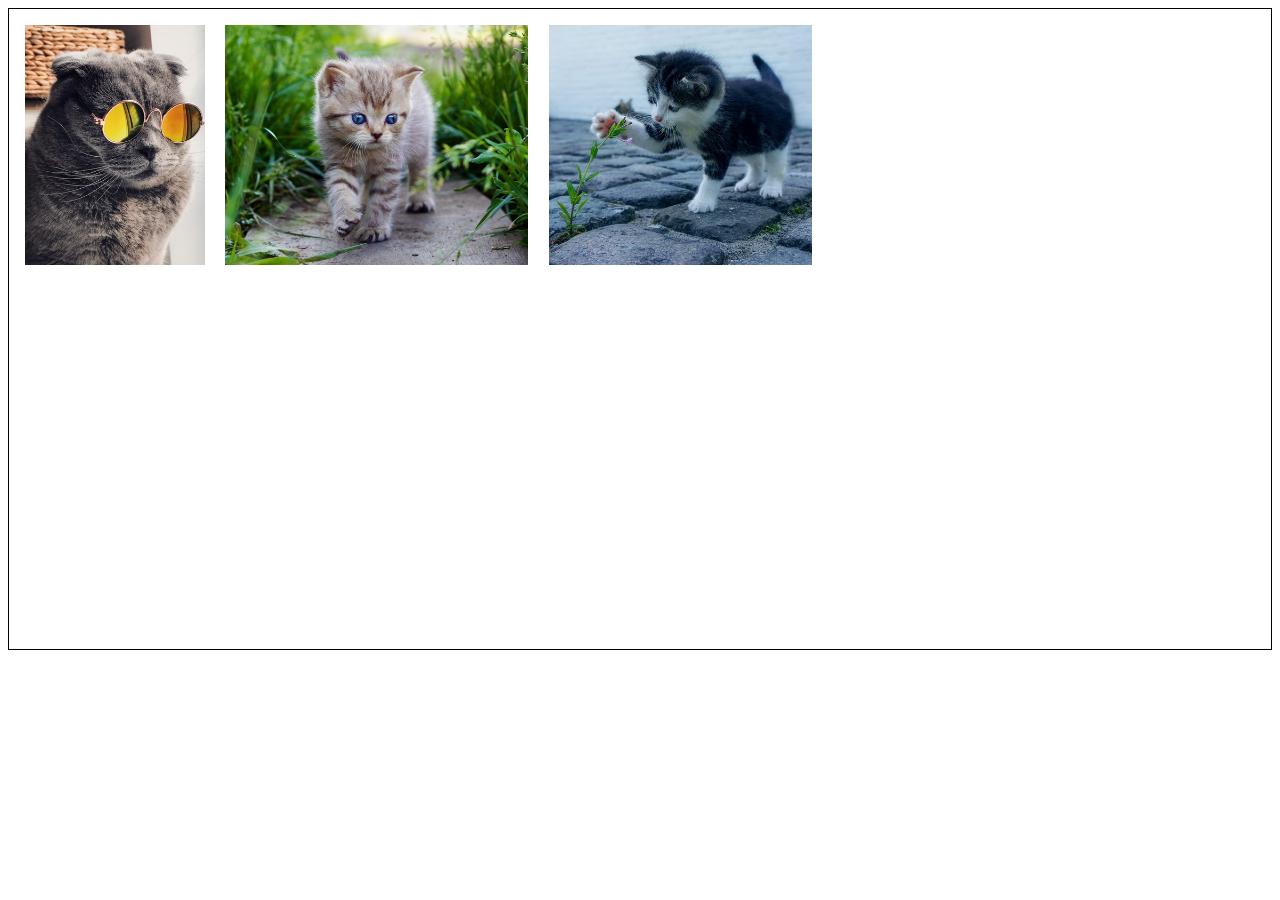
<file: lesson-11-events/index.html>
<!DOCTYPE html>
<html lang="en">
  <head>
    <meta charset="UTF-8">
    <title>Drag and drop</title>
    <style>
      div {
        height: 40rem;
        border: 1px solid black;
      }
      div img {
        margin: 0.5rem;
        height: 15rem;
      }
    </style>
  </head>
  <body>
    <div id="container">
      <img src="img/cat_01.jpg" alt="cat_01">
      <img src="img/cat_02.jpg" alt="cat_02">
      <img src="img/cat_03.jpg" alt="cat_03">
    </div>
    <script src="script.js"></script>
  </body>
</html>
</file>
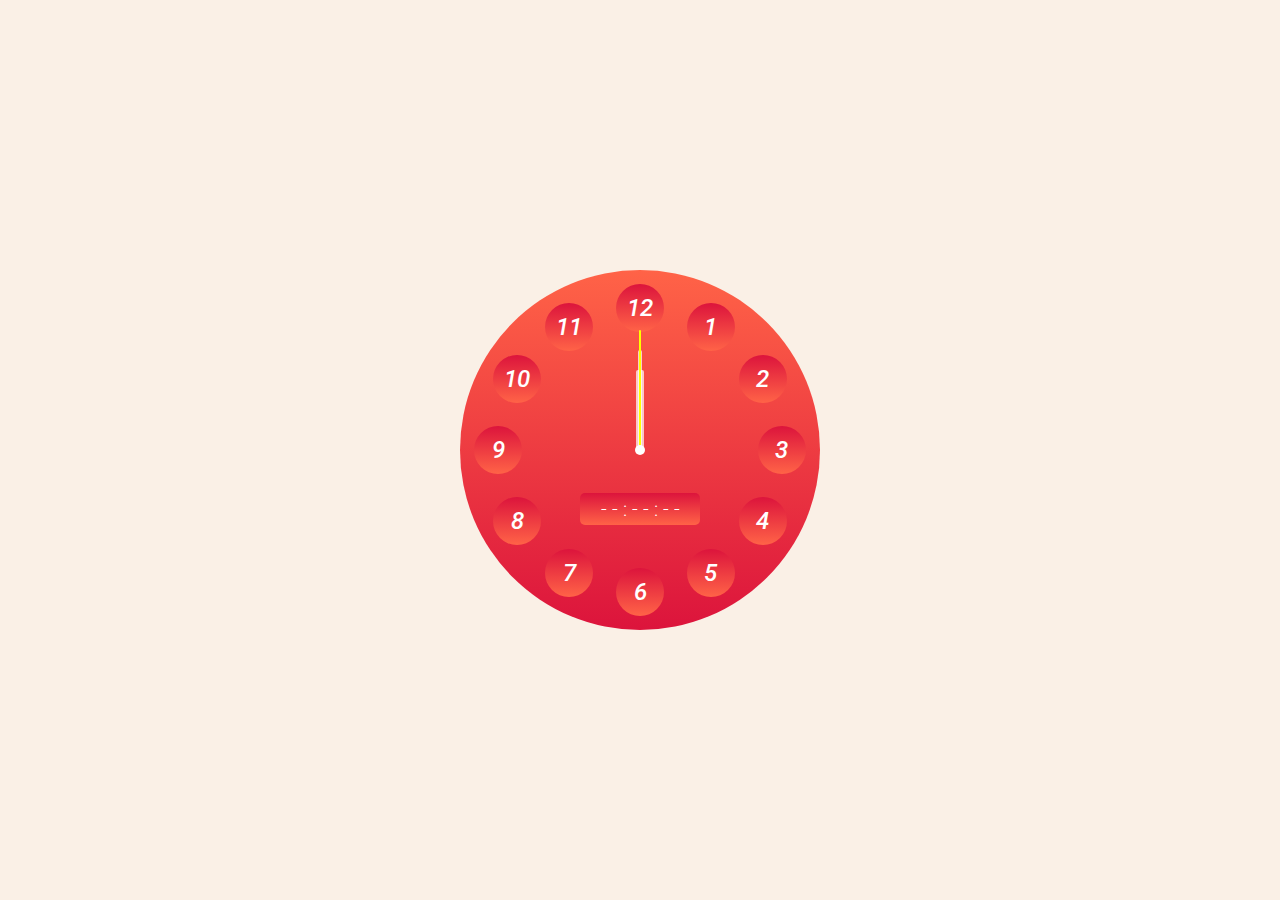
<file: lesson-12-events-timers/index.html>
<!DOCTYPE html>
<html lang="en">
  <head>
    <meta charset="UTF-8">
    <meta name="viewport" content="width=device-width, initial-scale=1.0">
    <meta http-equiv="X-UA-Compatible" content="ie=edge">
    <title>CLOCK_DOM</title>
    <link
      href="https://fonts.googleapis.com/css2?family=Roboto:ital,wght@0,300;0,400;0,500;0,700;1,300;1,400;1,500;1,700&display=swap"
      rel="stylesheet">
    <link rel="stylesheet" href="style.css">
  </head>
  <body>
    <div id="wrapper"></div>
    <script src="script.js"></script>
  </body>
</html>
</file>
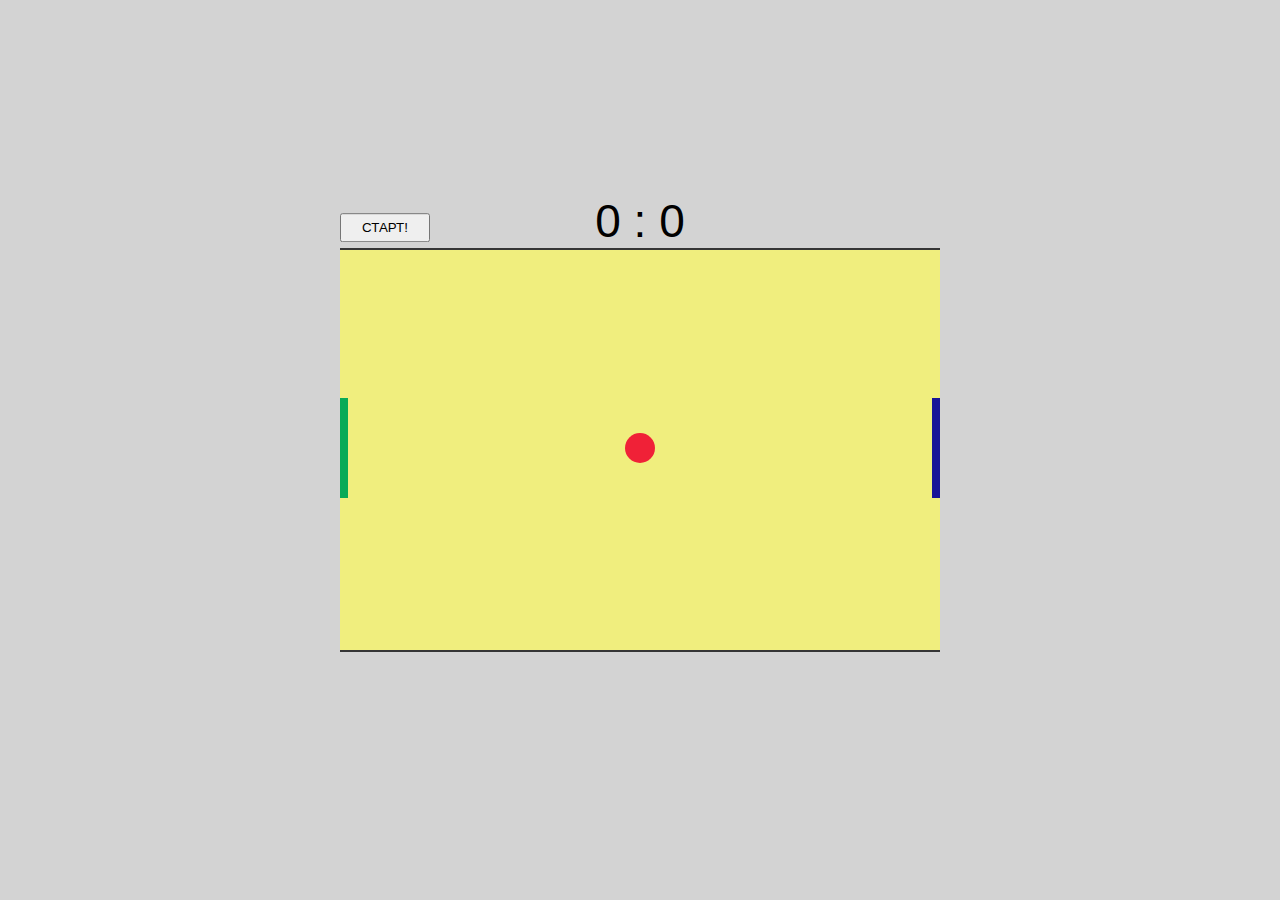
<file: lesson-14-animation/index.html>
<!DOCTYPE html>
<html lang="en">
  <head>
    <meta charset="UTF-8">
    <title>TENNIS_DOM</title>
    <link rel="stylesheet" href="style.css">
  </head>
  <body>
    <div id="tennis"></div>
    <script src="script.js"></script>
  </body>
</html>
</file>
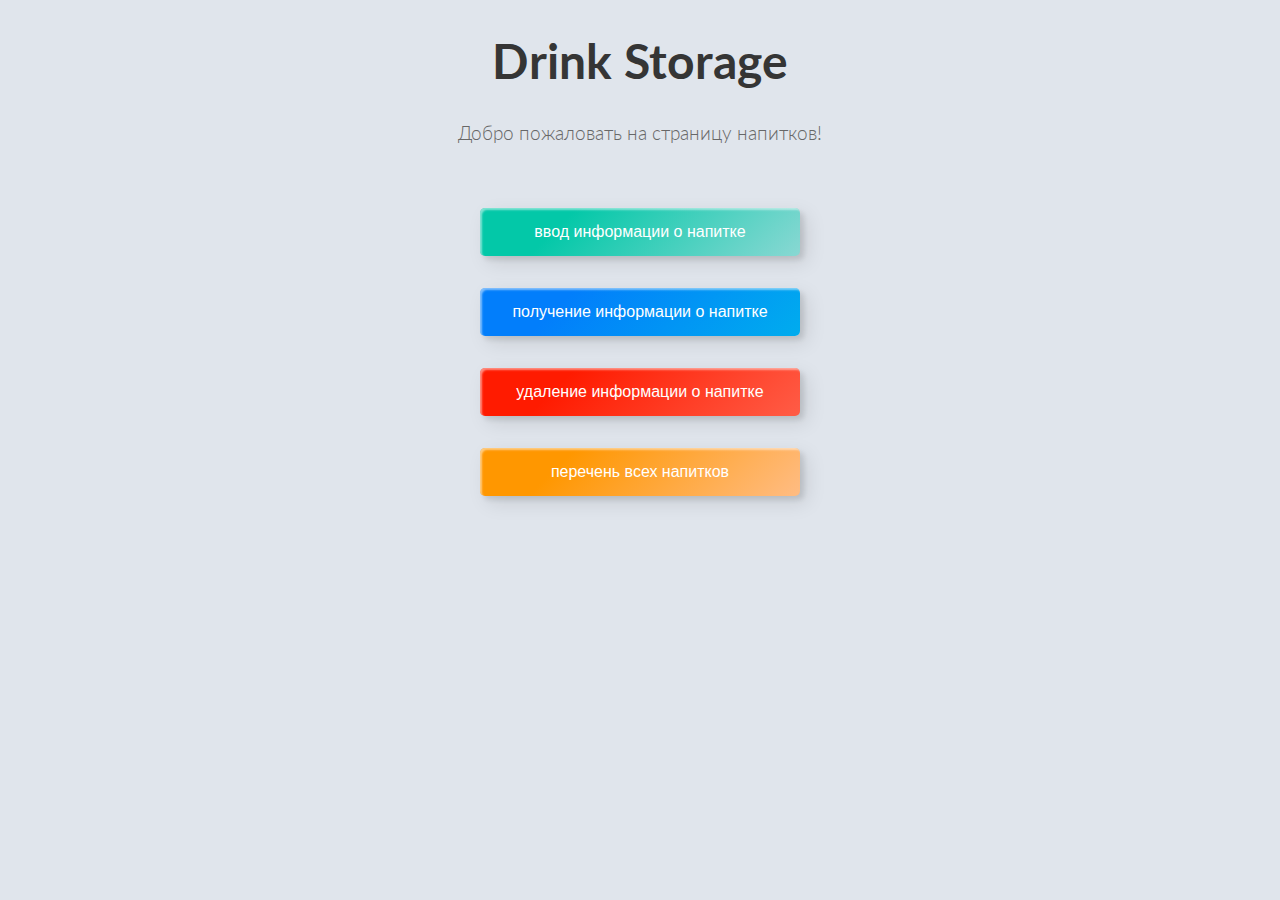
<file: lesson-9-dom/index.html>
<!DOCTYPE html>
<html lang="en">
  <head>
    <meta charset="UTF-8">
    <meta name="viewport" content="width=device-width, initial-scale=1.0">
    <meta http-equiv="X-UA-Compatible" content="ie=edge">
    <title>Drink Storage</title>
    <link href="https://fonts.googleapis.com/css2?family=Lato&display=swap" rel="stylesheet">
    <link rel="stylesheet" href="style.css">
  </head>
  <body>
    <h1>Drink Storage</h1>
    <p class="hello">Добро пожаловать на страницу напитков!</p>
    <button class="custom-btn btn-enter">ввод информации о напитке</button>
    <button class="custom-btn btn-get">получение информации о напитке</button>
    <button class="custom-btn btn-del">удаление информации о напитке</button>
    <button class="custom-btn btn-list">перечень всех напитков</button>
    <div id="info"></div>

    <script src="HashStorage.js"></script>

    <script>
      'use strict';

      var drinkStorage = new THashStorage();

      var btnEnter = document.querySelector('.btn-enter');
      var btnGet = document.querySelector('.btn-get');
      var btnDel = document.querySelector('.btn-del');
      var btnList = document.querySelector('.btn-list');
      var contElem = document.getElementById('info');

      btnEnter.addEventListener('click', enterNewDrink);
      btnGet.addEventListener('click', getDrink);
      btnDel.addEventListener('click', deleteDrink);
      btnList.addEventListener('click', listDrink);

      function enterNewDrink() {
        var name = prompt('Введите название напитка:');
        if (checkEnter(name)) {
          contElem.textContent = 'Вы не ввели название напитка. Данные не записаны!';
          return;
        }
        name = nameProcessing(name);
        if (checkAvailability(name)) {
          if (!confirm('Напиток с таким названием уже есть в списке! Перезаписать ?')) {
            return;
          }
        }
        var isAlco = confirm('Напиток является алкогольным ?');
        var recipe = prompt('Опишите рецепт приготовления и/или состав:');
        if (checkEnter(recipe)) {
          if (confirm('Сохранить напиток без рецепта ?')) {
            recipe = '(отсутствует)';
          } else {
            contElem.textContent = 'Данные о напитке "' + name + '" не сохранены!';
            return;
          }
        }
        var drinkInfo = [isAlco, recipe];
        drinkStorage.addValue(name, drinkInfo);
        contElem.innerHTML = 'Данные о напитке <span>\"' + name + '\" </span> записаны!';
      }

      function getDrink() {
        if (checkEmpty()) {
          contElem.textContent = 'Список напитков на данный момент пуст !';
          return;
        }
        var name = prompt('Введите название напитка:');
        if (checkEnter(name)) {
          contElem.textContent = 'Вы не ввели информацию!';
          return;
        }
        name = nameProcessing(name);
        var drinkInfo = drinkStorage.getValue(name);
        var drinkInfoViev = '';
        if (!drinkInfo) {
          contElem.textContent = 'Такого напитка пока нет в хранилище.';
        } else {
          drinkInfoViev = '<p>Напиток:  <span>' + name + '</span><br>' +
            'Алкогольный:  <span>' + (drinkInfo[0] ? 'да' : 'нет') + '</span><br>' +
            'Рецепт приготовления:  <span>' + drinkInfo[1] + '</span></p>';
          contElem.innerHTML = drinkInfoViev;
        }
      }

      function deleteDrink() {
        if (checkEmpty()) {
          contElem.textContent = 'Список напитков на данный момент пуст !';
          return;
        }
        var name = prompt('Введите название напитка:');
        if (checkEnter(name)) {
          contElem.textContent = 'Вы не ввели информацию!';
          return;
        }
        name = nameProcessing(name);
        if (drinkStorage.deleteValue(name)) {
          contElem.innerHTML = `Информация о напитке <span> \"${name}\" </span> удалена!`;
        } else {
          contElem.textContent = `Такого напитка пока нет в хранилище.`;
        }
      }

      function listDrink() {
        if (checkEmpty()) {
          contElem.textContent = 'Список напитков на данный момент пуст !';
          return;
        }
        var listDrinks = '<p>Список напитков:</p>' + '<ul>';
        var listDrinksAr = drinkStorage.getKeys();
        for (var i = 0; i < listDrinksAr.length; i++) {
          listDrinks += ('<li>' + listDrinksAr[i] + '</li>');
        }
        listDrinks += '</ul>';
        contElem.innerHTML = listDrinks;
      }

      function checkEmpty() {
        return (drinkStorage.getKeys().length === 0);
      }

      function checkEnter(name) {
        return (name === null || name.trim() === '');
      }

      function checkAvailability(name) {
        var listDrinksAr = drinkStorage.getKeys();
        return listDrinksAr.includes(name);
      }

      function nameProcessing(name) {
        name = name.trim();
        name = name[0].toUpperCase() + name.slice(1).toLowerCase();
        return name;
      }
    </script>
  </body>
</html>
</file>
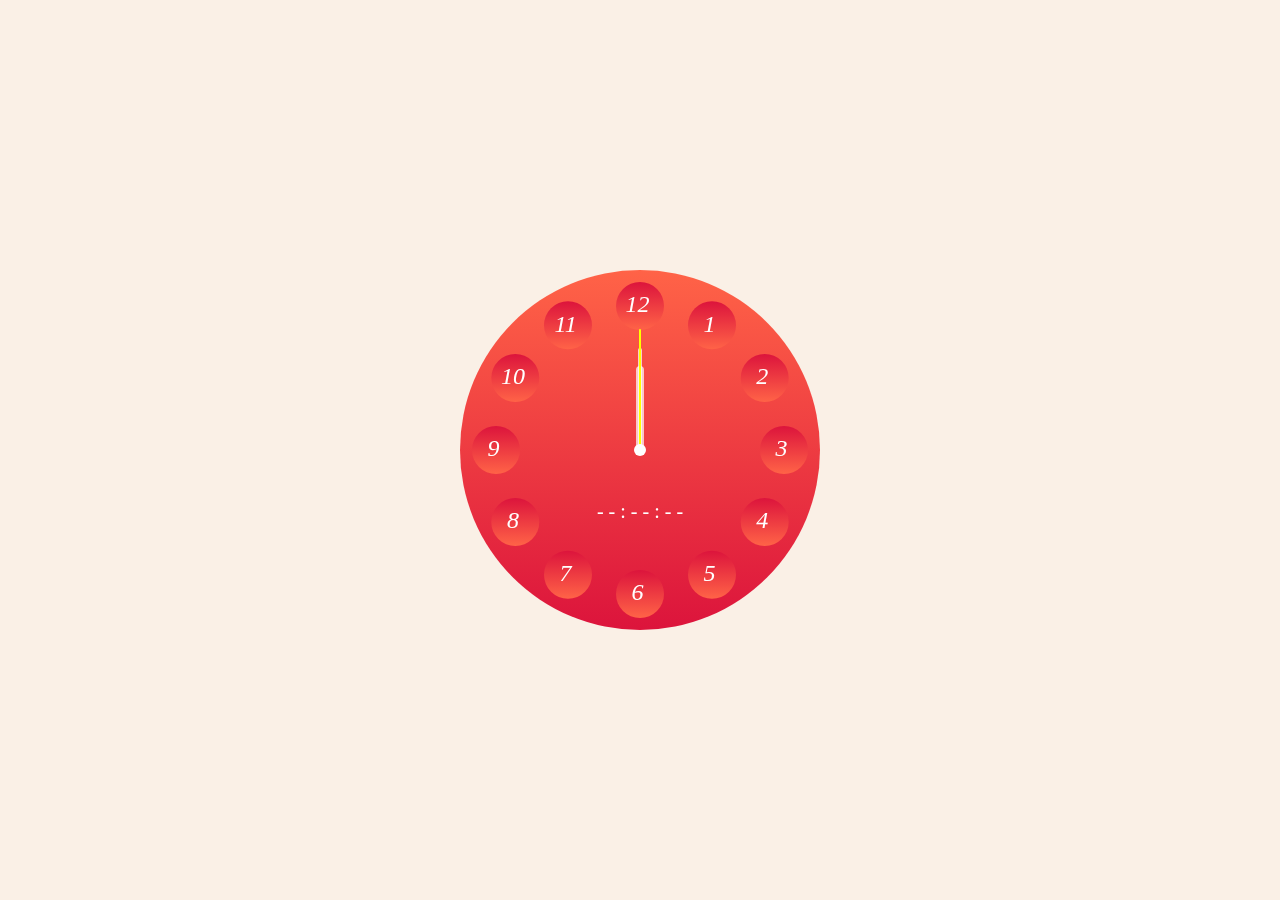
<file: lesson-13-timers-svg-canvas/CANVAS/index.html>
<!DOCTYPE html>
<html lang="en">
  <head>
    <meta charset="UTF-8">
    <meta name="viewport" content="width=device-width, initial-scale=1.0">
    <meta http-equiv="X-UA-Compatible" content="ie=edge">
    <title>CLOCK CANVAS</title>
    <link
      href="https://fonts.googleapis.com/css2?family=Ubuntu:ital,wght@0,300;0,400;0,500;1,300;1,400;1,500&display=swap"
      rel="stylesheet">
    <link rel="stylesheet" href="style.css">
  </head>
  <body>
    <div id="wrapper"></div>
    <script src="script.js"></script>
  </body>
</html>
</file>
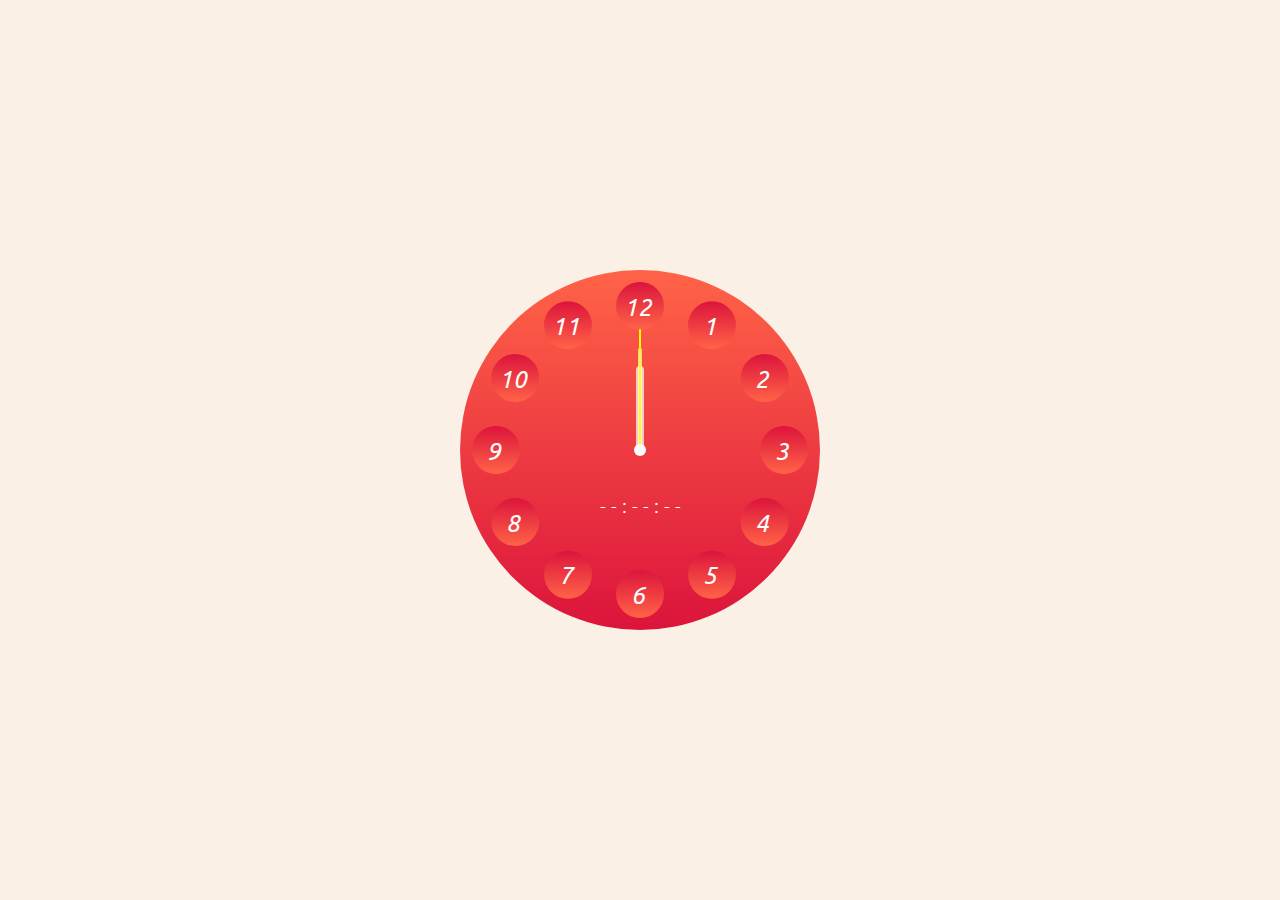
<file: lesson-13-timers-svg-canvas/SVG/index.html>
<!DOCTYPE html>
<html lang="en">
  <head>
    <meta charset="UTF-8">
    <meta name="viewport" content="width=device-width, initial-scale=1.0">
    <meta http-equiv="X-UA-Compatible" content="ie=edge">
    <title>CLOCK SVG</title>
    <link
      href="https://fonts.googleapis.com/css2?family=Ubuntu:ital,wght@0,300;0,400;0,500;1,300;1,400;1,500&display=swap"
      rel="stylesheet">
    <link rel="stylesheet" href="style.css">
  </head>
  <body>
    <div id="wrapper"></div>
    <script src="script.js"></script>
  </body>
</html>
</file>
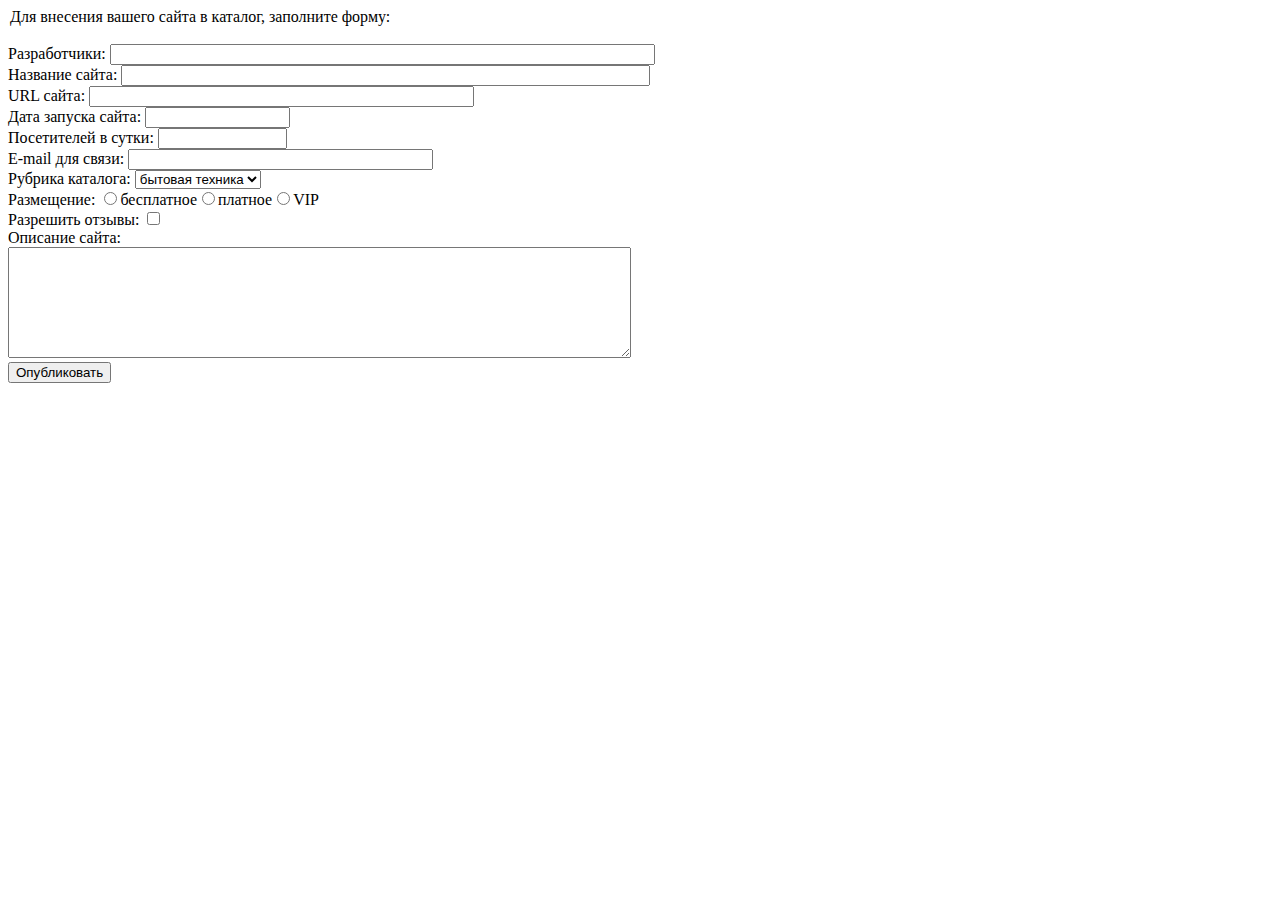
<file: lesson-10-events/din_form.html>
<!DOCTYPE html>
<html lang="en">
  <head>
    <meta charset="UTF-8">
    <title>din_form</title>
  </head>
  <body>
    <form action="http://fe.it-academy.by/TestForm.php" name="Din_form"></form>

    <script>
      'use strict';
      var elements = [
        {type: 'legend', name: 'Для внесения вашего сайта в каталог, заполните форму:'},
        {type: 'text', label: 'Разработчики: ', name: 'Developers', size: 65},
        {type: 'text', label: 'Название сайта: ', name: 'SiteName', size: 63},
        {type: 'text', label: 'URL сайта: ', name: 'URL', size: 45},
        {type: 'text', label: 'Дата запуска сайта: ', name: 'DateLaunch', size: 15},
        {type: 'text', label: 'Посетителей в сутки: ', name: 'VisitorsDay', size: 13},
        {type: 'text', label: 'E-mail для связи: ', name: 'E-mail', size: 35},
        {
          type: 'select',
          label: 'Рубрика каталога: ',
          name: 'CatalogCategory',
          item: ['здоровье', 'домашний уют', 'бытовая техника'],
          selected: 2
        },
        {type: 'radio', label: 'Размещение: ', item: ['бесплатное', 'платное', 'VIP'], name: 'placement'},
        {type: 'checkbox', label: 'Разрешить отзывы: ', name: 'reviews', value: 'AllowReviews'},
        {type: 'textarea', label: 'Описание сайта: ', name: 'message', rows: 7, cols: 75},
        {type: 'submit', value: 'Опубликовать'}
      ];

      function createForm(fName, fElements) {
        var form = document.forms[fName];
        var clone = form.cloneNode(form);
        var textElement;

        for (var i = 0; i < elements.length; i++) {
          if (fElements[i].type === 'text') {
            textElement = createLabelInput(fElements[i]);
          }
          if (fElements[i].type === 'select') {
            textElement = createSelectElement(fElements[i]);
          }
          if (fElements[i].type === 'radio') {
            textElement = createRadio(fElements[i]);
          }
          if (fElements[i].type === 'checkbox') {
            textElement = createCheckbox(fElements[i]);
          }
          if (fElements[i].type === 'textarea') {
            textElement = createTextarea(fElements[i]);
          }
          if (fElements[i].type === 'submit') {
            textElement = createSubmit(fElements[i]);
          }
          if (fElements[i].type === 'legend') {
            textElement = createLegend(fElements[i]);
          }
          clone.appendChild(textElement);
        }
        var parentNode = form.parentNode;
        parentNode.replaceChild(clone, form);
      }

      function createLabelInput(data) {
        var div = document.createElement('div');
        var label = createLabel(data);
        div.appendChild(label);
        var input = document.createElement('input');
        input.setAttribute('type', 'text');
        input.setAttribute('name', data.name);
        input.setAttribute('size', data.size);
        div.appendChild(input);
        return div;
      }

      function createLabel(data) {
        var label = document.createElement('label');
        var text = document.createTextNode(data.label);
        label.appendChild(text);
        return label;
      }

      function createSelectElement(data) {
        var div = document.createElement('div');
        var label = createLabel(data);
        div.appendChild(label);
        var select = document.createElement('select');
        select.setAttribute('name', data.name);
        for (var i = 0; i < data.item.length; i++) {
          var option = document.createElement('option');
          option.setAttribute('value', 'option' + i);
          if (i === data.selected) {
            option.setAttribute('selected', 'selected');
          }
          var text = document.createTextNode(data.item[i]);
          option.appendChild(text);
          select.appendChild(option);
        }
        div.appendChild(select);
        return div;
      }

      function createRadio(data) {
        var div = document.createElement('div');
        var label = createLabel(data);
        div.appendChild(label);
        for (var i = 0; i < data.item.length; i++) {
          var radio = document.createElement('input');
          radio.setAttribute('type', 'radio');
          radio.setAttribute('name', data.name);
          radio.setAttribute('value', 'option' + i);
          var text = document.createTextNode(data.item[i]);
          div.appendChild(radio);
          div.appendChild(text);
        }
        return div;
      }

      function createCheckbox(data) {
        var div = document.createElement('div');
        var label = createLabel(data);
        div.appendChild(label);
        var checkbox = document.createElement('input');
        checkbox.setAttribute('type', 'checkbox');
        checkbox.setAttribute('name', data.name);
        checkbox.setAttribute('value', data.value);
        div.appendChild(checkbox);
        return div;
      }

      function createTextarea(data) {
        var div = document.createElement('div');
        var label = createLabel(data);
        div.appendChild(label);
        var br = document.createElement('br');
        var textarea = document.createElement('textarea');
        textarea.setAttribute('name', data.name);
        textarea.setAttribute('rows', data.rows);
        textarea.setAttribute('cols', data.cols);
        div.appendChild(br);
        div.appendChild(textarea);
        return div;
      }

      function createSubmit(data) {
        var submit = document.createElement('input');
        submit.setAttribute('type', data.type);
        submit.setAttribute('value', data.value);
        return submit;
      }

      function createLegend(data) {
        var div = document.createElement('div');
        var legend = document.createElement('legend');
        var text = document.createTextNode(data.name);
        var br = document.createElement('br');
        legend.appendChild(text);
        div.appendChild(legend);
        div.appendChild(br);
        return div;
      }

      createForm('Din_form', elements);

    </script>
  </body>
</html>
</file>
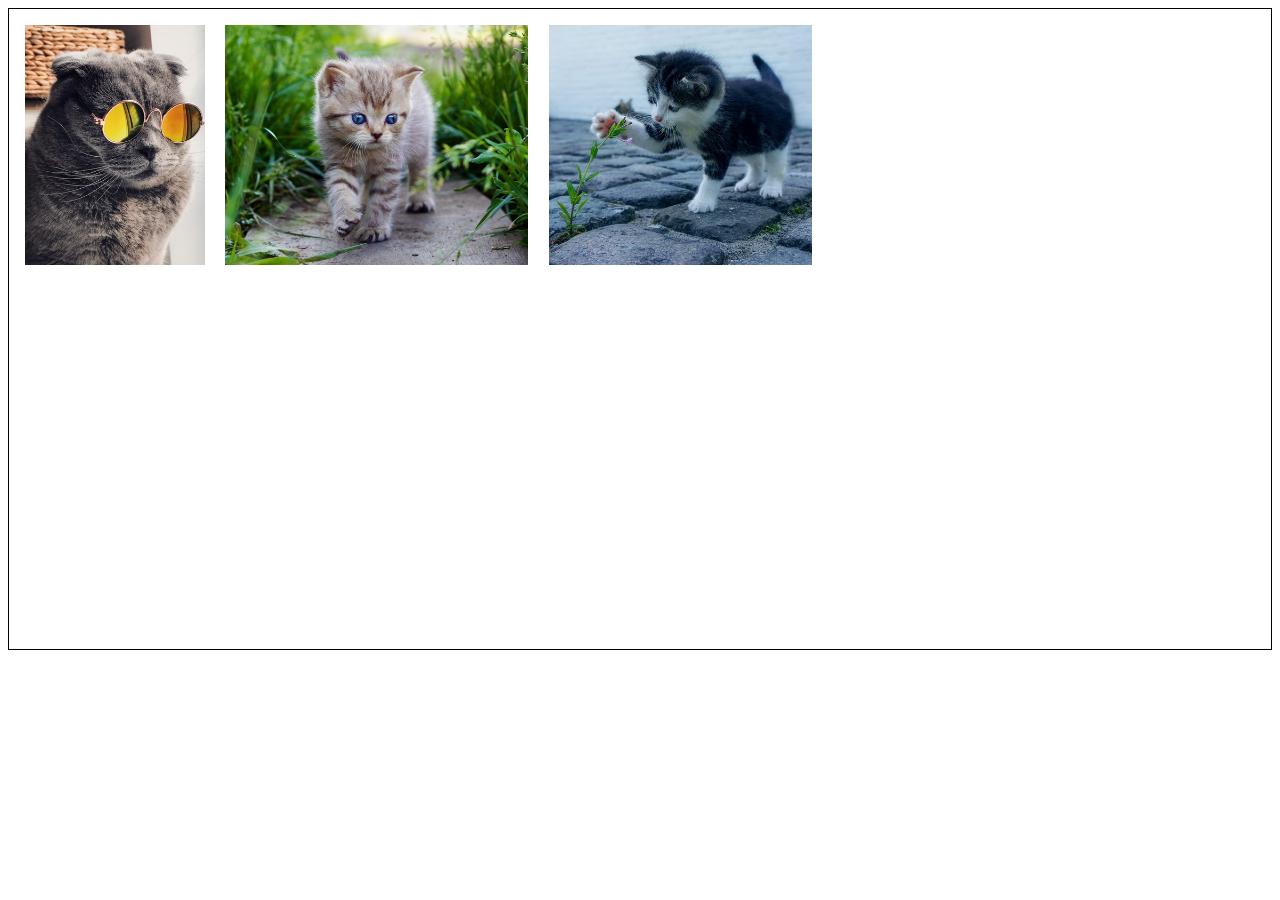
<file: lesson-11-events/drag_and_drop.html>
<!DOCTYPE html>
<html lang="en">
  <head>
    <meta charset="UTF-8">
    <title>Drag and drop</title>
    <style>
      div {
        height: 40rem;
        border: 1px solid black;
      }

      div img {
        margin: 0.5rem;
        height: 15rem;
      }
    </style>
  </head>
  <body>
    <div id="container">
      <img src="img/cat_01.jpg" alt="cat_01">
      <img src="img/cat_02.jpg" alt="cat_02">
      <img src="img/cat_03.jpg" alt="cat_03">
    </div>
    <script src="script.js"></script>
  </body>
</html>
</file>
<file: lesson-12-events-timers/style.css>
body {
  margin: 0;
  padding: 0;
}

#wrapper {
  height: 100vh;
  width: 100%;
  font-family: 'Roboto', sans-serif;
  background-color: linen;
}

#base {
  position: relative;
  display: block;
  width: 360px;
  height: 360px;
  left: calc(50% - 180px);
  top: calc(50% - 180px);
  background: linear-gradient(tomato, crimson);
  border-radius: 50%;
}

.digitalclock {
  position: absolute;
  display: block;
  width: 120px;
  height: 32px;
  left: calc(50% - 60px); /*позиция цифровых часов по ширине*/
  top: 62%; /*позиция цифровых часов по высоте*/
  color: #FFF;
  font-size: 20px;
  font-weight: 300;
  font-style: normal;
  text-align: center;
  line-height: 32px;
  border-radius: 5px;
  background: linear-gradient(crimson, tomato);
}

.number {
  position: absolute;
  display: block;
  width: 48px;
  height: 48px;
  line-height: 48px;
  background: linear-gradient(crimson, tomato);
  font-weight: 500;
  font-style: italic;
  font-size: 24px;
  text-align: center;
  color: #FFF;
  border-radius: 50%;
}

.arrow {
  display: block;
  position: absolute;
  border-radius: 2px;
}

.hours {
  width: 8px;
  height: 80px;
  background-color: rgba(255, 255, 255, 0.7);
  transform-origin: 4px 80px;
}

.minutes {
  width: 4px;
  height: 100px;
  background-color: rgba(255, 255, 255, 0.7);
  transform-origin: 2px 100px;
}

.seconds {
  width: 2px;
  height: 120px;
  background-color: yellow;
  transform-origin: 1px 120px;
}

.dot {
  position: absolute;
  width: 10px;
  height: 10px;
  border-radius: 50%;
  background-color: #FFF;
}
</file>
<file: lesson-14-animation/style.css>
* {
  margin: 0;
  padding: 0;
}

#tennis {
  height: 100vh;
  display: flex;
  justify-content: center;
  align-items: center;
  background: lightgrey;
}

#board {
  background-color: #F0EE7E;
  border: solid #353535;
  border-width: 2px 0;
}

#ball {
  position: absolute;
  background-color: #F02137;
  border-radius: 50%;
}

#racket1,
#racket2,
#start,
#score,
#winner {
  position: absolute;
}

#racket1 {
  background-color: #09AA57;
}

#racket2 {
  background-color: #191497;
}

#start {
  padding: 5px 20px;
  transform: translateY(-120%);
  outline: none;
}

#score {
  display: block;
  text-align: center;
  font-family: Arial, sans-serif;
  font-size: 46px;
  outline: none;
  transform: translate(-50%, -100%);
}

#winner {
  font-family: Arial, sans-serif;
  font-size: 38px;
  transform: translate(-50%, -50%);
}
</file>
<file: lesson-9-dom/style.css>
body {
  background: #e0e5ec;
  margin: 0 auto;
  text-align: center;
  font-family: 'Lato', sans-serif;
  font-weight: 500;
}

h1 {
  position: relative;
  text-align: center;
  color: #353535;
  font-size: 3rem;
}

.hello {
  margin-bottom: 4rem;
  font-weight: 300;
  text-align: center;
  font-size: 1.2rem;
  color: #676767;
}

.custom-btn {
  display: block;
  position: relative;
  margin: 2rem auto;
  padding: 0.6rem 1.5rem;
  width: 20rem;
  height: 3rem;
  color: #fff;
  font-size: 1rem;
  border: none;
  border-radius: 5px;
  background: transparent;
  cursor: pointer;
  transition: all 0.3s ease;
  box-shadow: inset 0.125rem 0.125rem 0.125rem 0px rgba(255, 255, 255, .5),
  0.44rem 0.44rem 1.25rem 0 rgba(0, 0, 0, .1),
  0.25rem 0.25rem 0.31rem 0 rgba(0, 0, 0, .1);
  outline: none;
  z-index: 1;
}

.custom-btn:after {
  position: absolute;
  content: "";
  width: 100%;
  height: 0;
  bottom: 0;
  left: 0;
  z-index: -1;
  border-radius: 5px;
  box-shadow: -0.44rem -0.44rem 1.25rem 0 #fff9,
  -0.25rem -0.25rem 0.31rem 0 #fff9,
  0.44rem 0.44rem 1.25rem 0 #0002,
  0.25rem 0.25rem 0.31rem 0 #0001;
  transition: all 0.3s ease;
}

.custom-btn:hover {
  color: #fff;
}

.custom-btn:hover:after {
  top: 0;
  height: 100%;
}

.custom-btn:active {
  top: 2px;
  box-shadow: -0.34rem -0.34rem 1.25rem 0 #fff9,
  -0.15rem -0.15rem 0.31rem 0 #fff9,
  0.24rem 0.24rem 0.2rem 0 #0002,
  0.05rem 0.05rem 0.11rem 0 #0001;
}

.btn-enter {
  background-color: #89d8d3;
  background-image: linear-gradient(315deg, #89d8d3 0%, #03c8a8 74%);
}

.btn-enter:after {
  background-color: #4dccc6;
  background-image: linear-gradient(315deg, #4dccc6 0%, #96e4df 74%);
}

.btn-get {
  background: #00ACEEFF;
  background: linear-gradient(315deg, #00ACEEFF 0%, #027EFBFF 74%);
}

.btn-get:after {
  background: #2C8EFFFF;
  background: linear-gradient(315deg, #2C8EFFFF 0%, #76C8EBFF 74%);
}

.btn-del {
  background-color: #ff5c46;
  background-image: linear-gradient(315deg, #ff5c46 0%, #ff1b00 74%);
}

.btn-del:after {
  background-color: #FF5543FF;
  background-image: linear-gradient(315deg, #FF5543FF 0%, #FF9D90FF 74%);
}

.btn-list {
  background-color: #FFBC83FF;
  background-image: linear-gradient(315deg, #FFBC83FF 0%, #FF9700FF 74%);
}

.btn-list:after {
  background-color: #FFAF3DFF;
  background-image: linear-gradient(315deg, #FFAF3DFF 0%, #FFBC83FF 74%);
}

#info {
  display: block;
  max-width: 50%;
  width: fit-content;
  position: relative;
  font-size: 1.5rem;
  text-align: left;
  left: 50%;
  transform: translateX(-50%);
  color: #FF1B00FF;
  line-height: 1.25em;
}

#info span, #info ul {
  color: #027EFBFF;
  font-style: italic;
  font-weight: bold;
}

@media (max-width: 24rem) {
  .custom-btn {
    width: 90%;
    height: auto;
    min-height: 3rem;
  }

  #info {
    max-width: 100%;
  }
}
</file>
<file: lesson-13-timers-svg-canvas/CANVAS/style.css>
body,
html {
  padding: 0;
  margin: 0;
}

#wrapper {
  height: 100vh;
  display: flex;
  justify-content: center;
  align-items: center;
  font-family: 'Ubuntu', sans-serif;
  background-color: linen;
}
</file>
<file: lesson-13-timers-svg-canvas/SVG/style.css>
body,
html {
  padding: 0;
  margin: 0;
}

#wrapper {
  height: 100vh;
  display: flex;
  justify-content: center;
  align-items: center;
  background-color: linen;
}


#base {
  position: relative;
  font-family: 'Ubuntu', sans-serif;
  font-size: 24px;
  font-weight: 400;
  font-style: italic;
}

.digitalwatch {
  font-size: 20px;
  font-weight: 300;
  font-style: normal;
}
</file>
